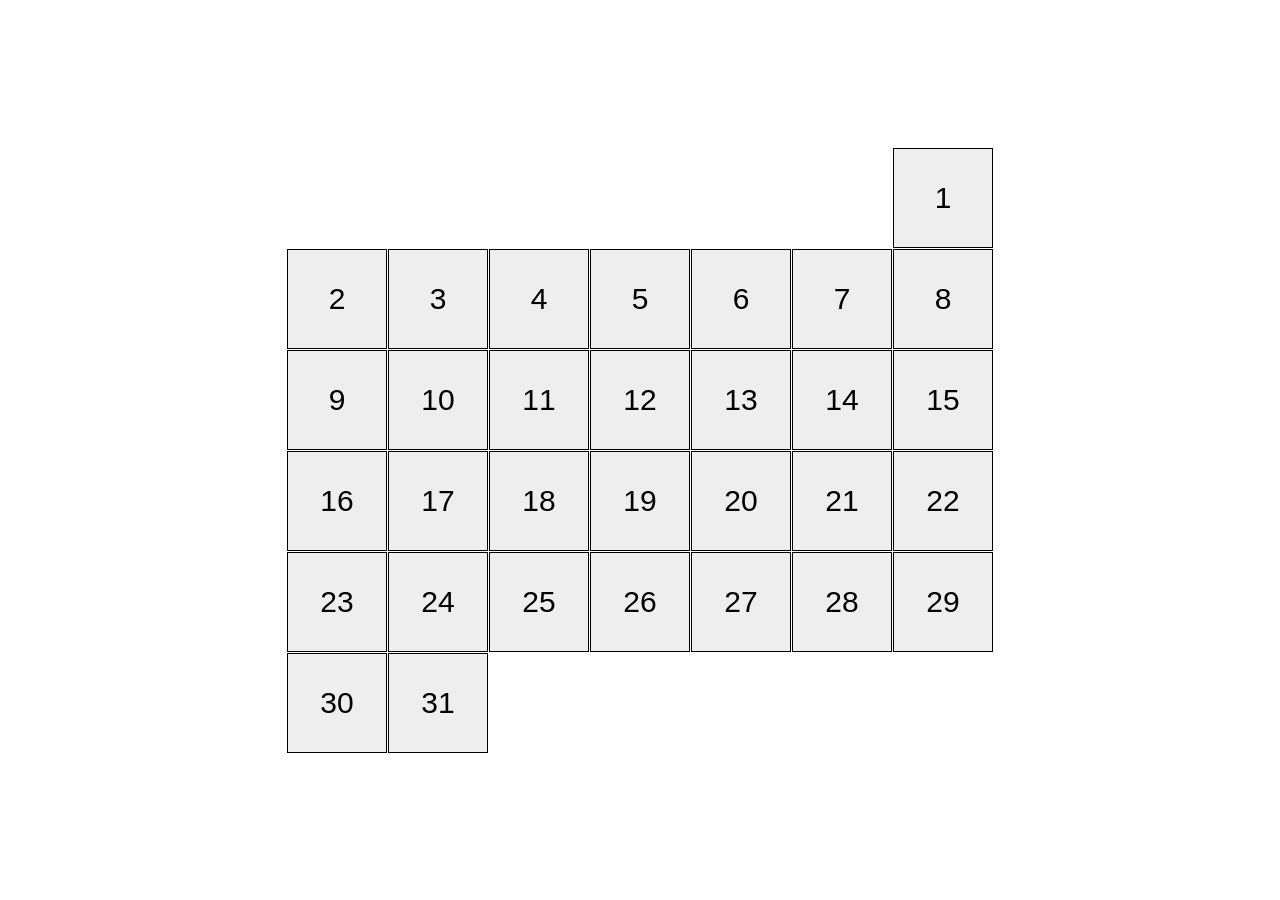
<file: index.html>
<!doctype html><html lang="en"><head><meta charset="utf-8"><meta name="viewport" content="width=device-width, initial-scale=1.0"><title>Calendar</title><link rel="stylesheet" href="index.0a78ac02.css"></head><body> <div class="calendar calendar--month-length-31 calendar--start-day-sun"> <div class="calendar__day"></div> <div class="calendar__day"></div> <div class="calendar__day"></div> <div class="calendar__day"></div> <div class="calendar__day"></div> <div class="calendar__day"></div> <div class="calendar__day"></div> <div class="calendar__day"></div> <div class="calendar__day"></div> <div class="calendar__day"></div> <div class="calendar__day"></div> <div class="calendar__day"></div> <div class="calendar__day"></div> <div class="calendar__day"></div> <div class="calendar__day"></div> <div class="calendar__day"></div> <div class="calendar__day"></div> <div class="calendar__day"></div> <div class="calendar__day"></div> <div class="calendar__day"></div> <div class="calendar__day"></div> <div class="calendar__day"></div> <div class="calendar__day"></div> <div class="calendar__day"></div> <div class="calendar__day"></div> <div class="calendar__day"></div> <div class="calendar__day"></div> <div class="calendar__day"></div> <div class="calendar__day"></div> <div class="calendar__day"></div> <div class="calendar__day"></div> </div> </body></html>
</file>
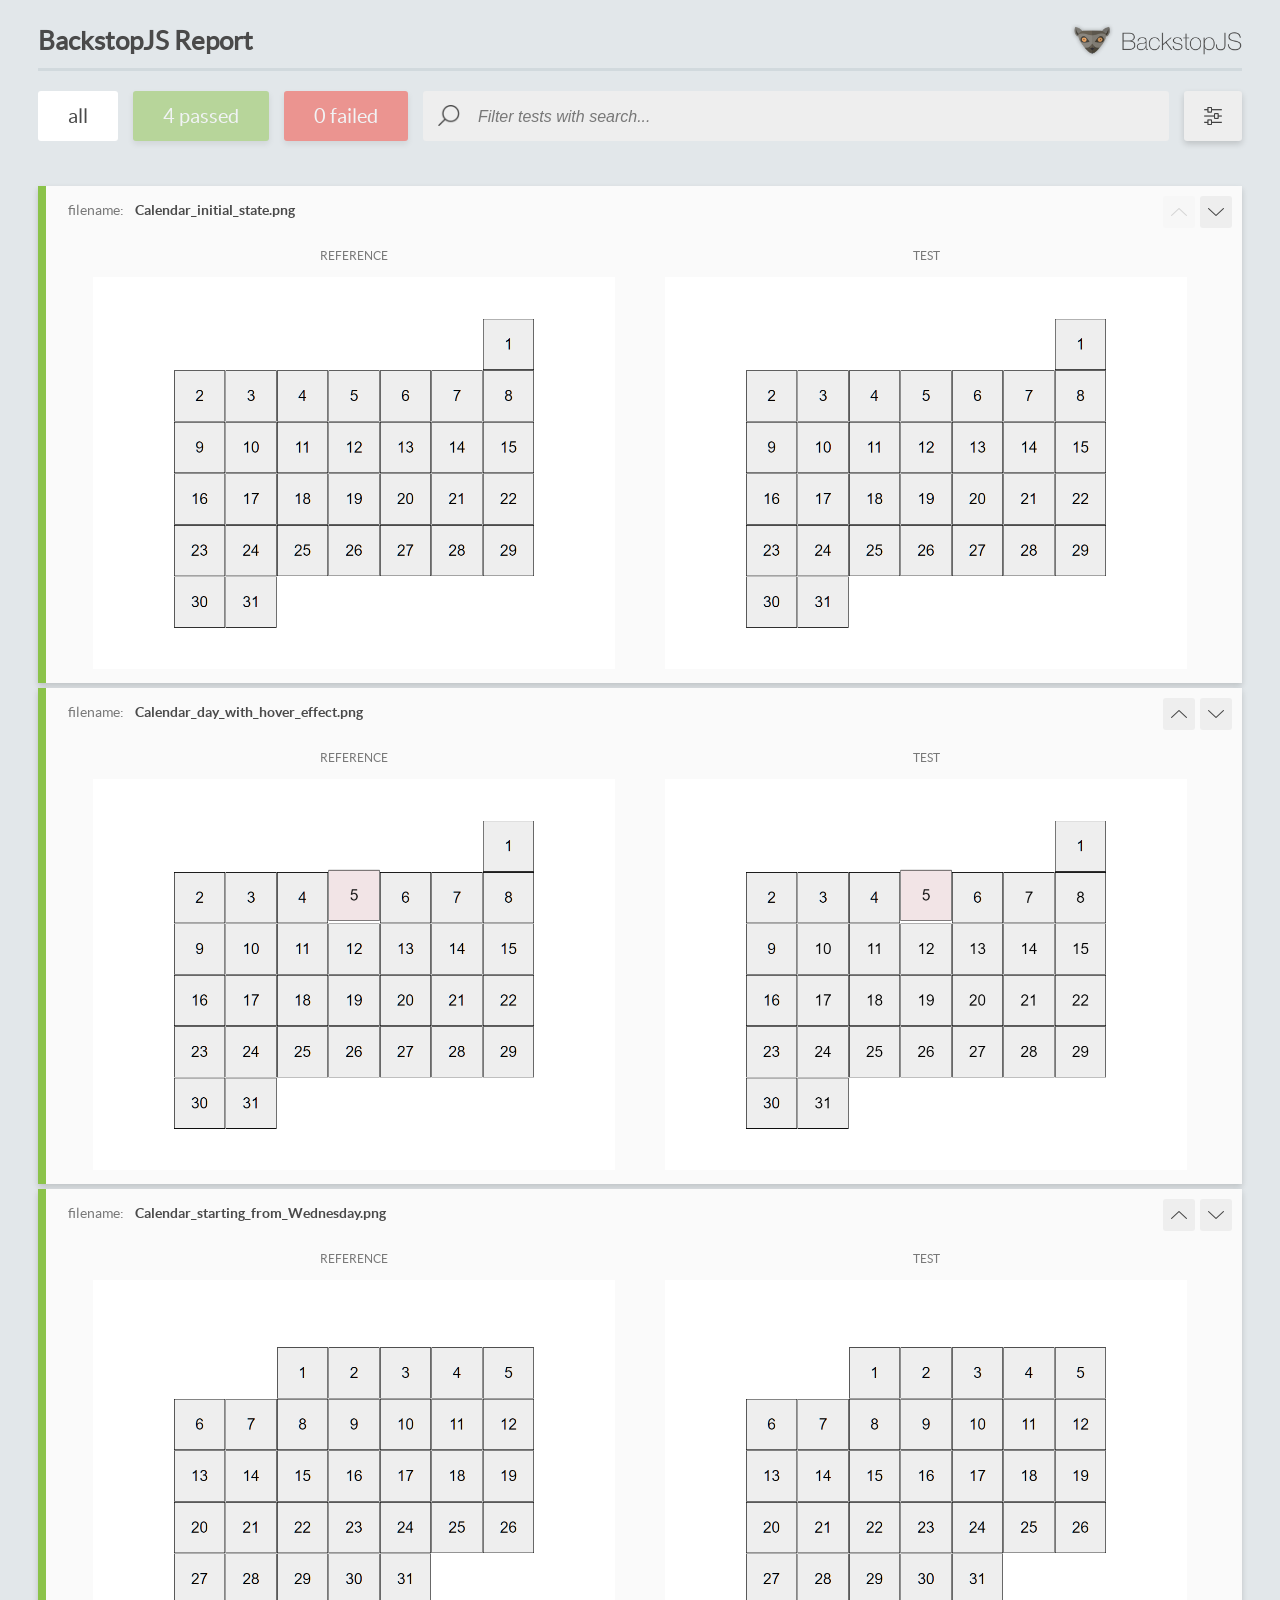
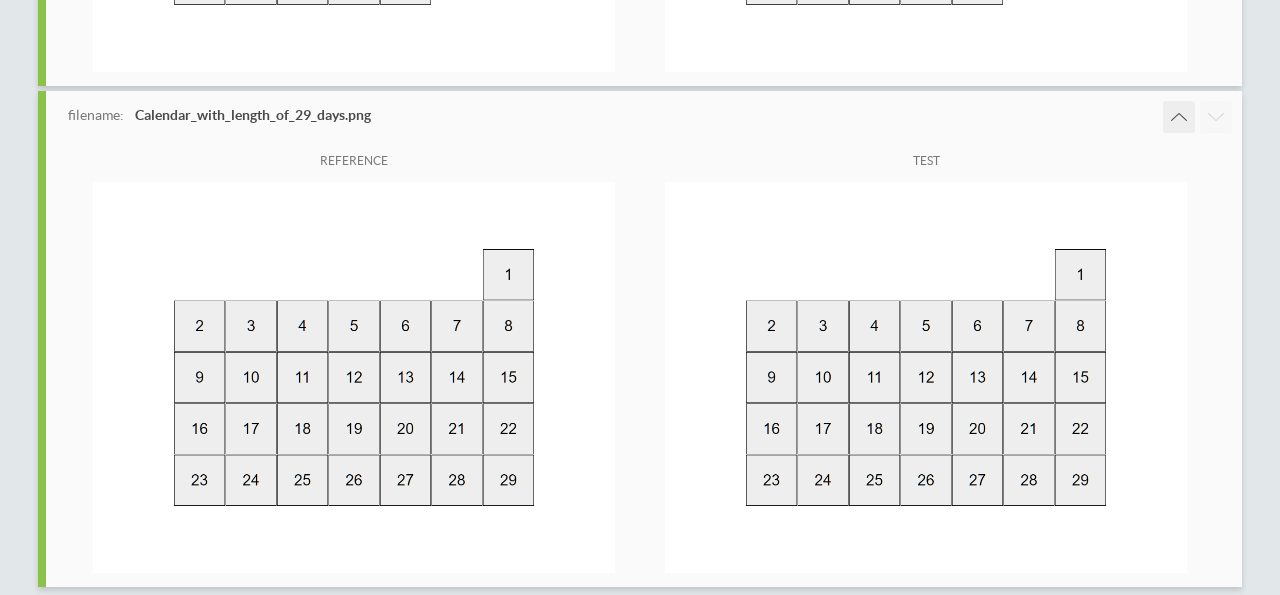
<file: report/html_report/index.html>
<!DOCTYPE html>
<html>
  <head>
    <meta charset="utf-8">
    <!-- Disable Cache -->
    <meta http-equiv="Cache-Control" content="no-cache, no-store, must-revalidate">
    <meta http-equiv="Pragma" content="no-cache">
    <meta http-equiv="Expires" content="0">

    <title>BackstopJS Report</title>

    <style>
      @font-face {
          font-family: 'latoregular';
          src: url('./assets/fonts/lato-regular-webfont.woff2') format('woff2'),
              url('./assets/fonts/lato-regular-webfont.woff') format('woff');
          font-weight: 400;
          font-style: normal;
      }
      @font-face {
          font-family: 'latobold';
          src: url('./assets/fonts/lato-bold-webfont.woff2') format('woff2'),
              url('./assets/fonts/lato-bold-webfont.woff') format('woff');
          font-weight: 700;
          font-style: normal;
      }

      .ReactModal__Body--open {
          overflow: hidden;
      }
      .ReactModal__Body--open .header {
        display: none;
      }

    </style>
  </head>
  <body style="background-color: #E2E7EA">
    <div id="root">

    </div>
    <script>
      function report (report) { // eslint-disable-line no-unused-vars
        window.tests = report;
      }
    </script>
    <script src="config.js"></script>
    <script src="index_bundle.js"></script>
  </body>
</html>
</file>
<file: index.0a78ac02.css>
*,:before,:after{box-sizing:border-box}body{justify-content:center;align-items:center;height:100vh;margin:0;padding:0;display:flex}.calendar{counter-reset:day;flex-wrap:wrap;gap:1px;width:726px;padding:10px;display:flex;position:relative}.calendar__day{background-color:#eee;border:1px solid #000;width:100px;height:100px;transition:transform .5s,background-color .5s;position:relative}.calendar__day:hover{cursor:pointer;background-color:#ffbfcb;transform:translateY(-20px)}.calendar__day:before{content:counter(day);counter-increment:day;font-family:Arial,sans-serif;font-size:30px;position:absolute;top:50%;left:50%;transform:translate(-50%,-50%)}.calendar--start-day-mon .calendar__day:first-child{margin-left:0}.calendar--start-day-tue .calendar__day:first-child{margin-left:101px}.calendar--start-day-wed .calendar__day:first-child{margin-left:202px}.calendar--start-day-thu .calendar__day:first-child{margin-left:303px}.calendar--start-day-fri .calendar__day:first-child{margin-left:404px}.calendar--start-day-sat .calendar__day:first-child{margin-left:505px}.calendar--start-day-sun .calendar__day:first-child{margin-left:606px}.calendar--month-length-28 .calendar__day:nth-child(n+29),.calendar--month-length-29 .calendar__day:nth-child(n+30),.calendar--month-length-30 .calendar__day:nth-child(n+31){display:none}
/*# sourceMappingURL=index.0a78ac02.css.map */
</file>
